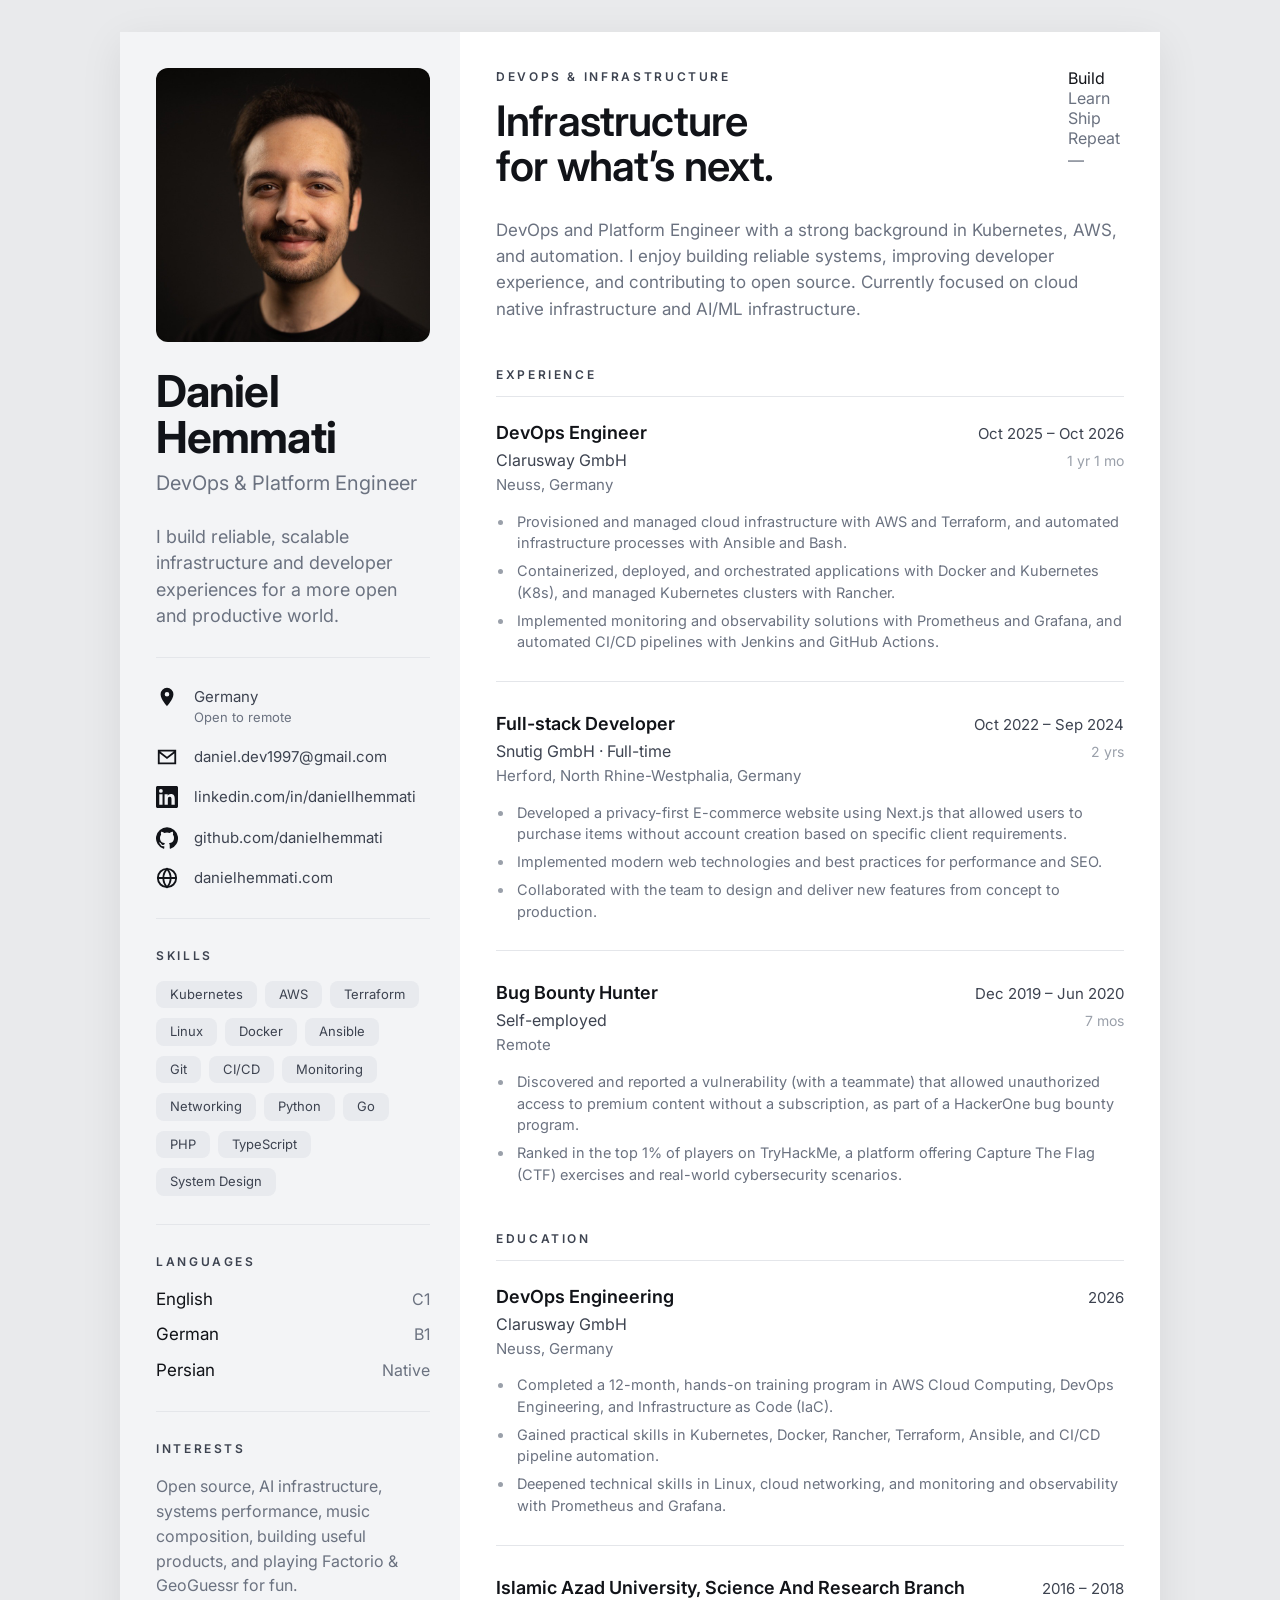
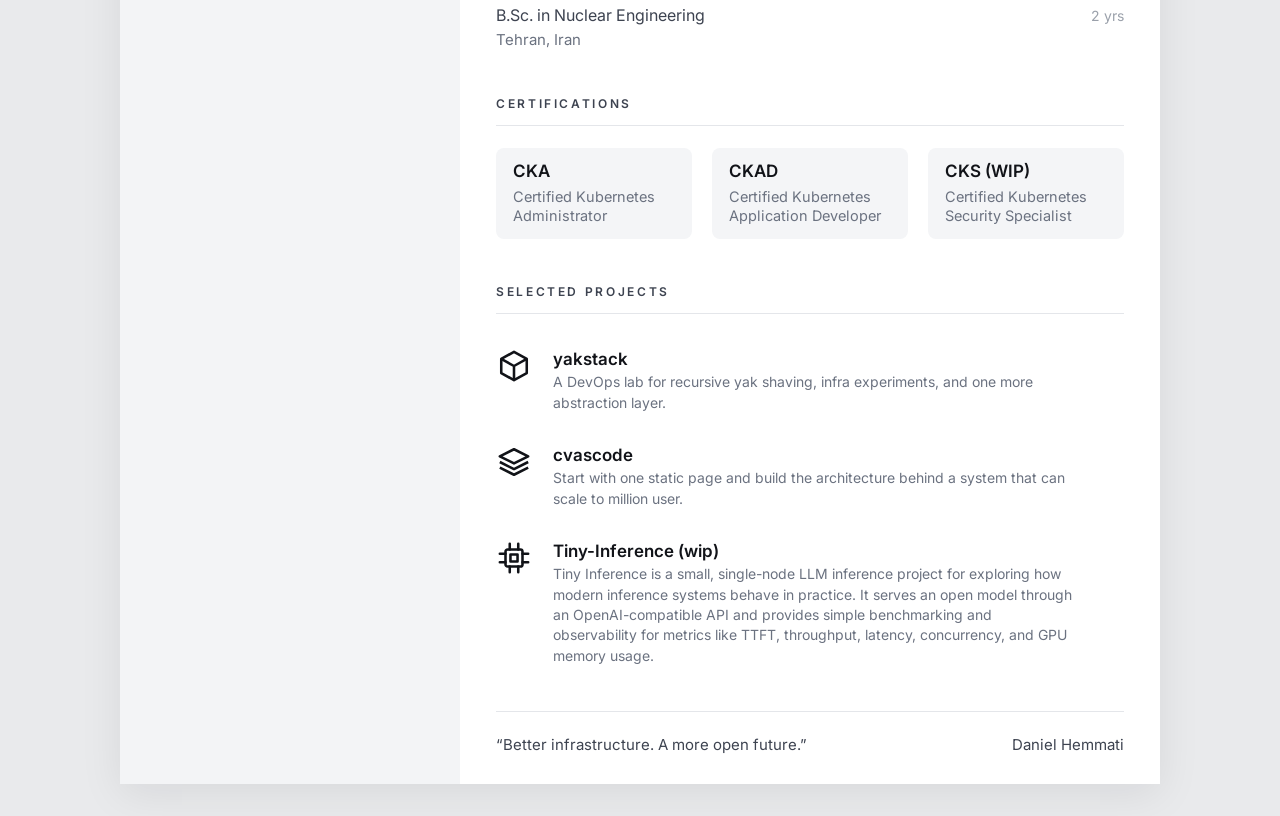
<file: resume-page/index.html>
<!doctype html>
<html lang="en">
  <head>
    <meta charset="utf-8" />
    <meta name="viewport" content="width=device-width, initial-scale=1" />
    <title>Daniel Hemmati — DevOps & Platform Engineer</title>
    <meta
      name="description"
      content="Resume of Daniel Hemmati, DevOps & Platform Engineer."
    />
    <link rel="preconnect" href="https://fonts.googleapis.com" />
    <link rel="preconnect" href="https://fonts.gstatic.com" crossorigin />
    <link
      href="https://fonts.googleapis.com/css2?family=Inter:wght@400;500;600;700&display=swap"
      rel="stylesheet"
    />
    <link rel="stylesheet" href="styles.css" />
  </head>
  <body>
    <main class="resume">
      <!-- Sidebar -->
      <aside class="sidebar">
        <img
          class="avatar"
          src="daniel-profile.jpeg"
          alt="Portrait of Daniel Hemmati"
          width="800"
          height="800"
        />

        <h1 class="name">Daniel<br />Hemmati</h1>
        <p class="role">DevOps &amp; Platform Engineer</p>
        <p class="about">
          I build reliable, scalable infrastructure and developer experiences
          for a more open and productive world.
        </p>

        <hr />

        <ul class="contact">
          <li>
            <svg viewBox="0 0 24 24" aria-hidden="true">
              <path
                fill="currentColor"
                d="M12 2a7 7 0 0 0-7 7c0 5.25 7 13 7 13s7-7.75 7-13a7 7 0 0 0-7-7Zm0 9.5A2.5 2.5 0 1 1 12 6.5a2.5 2.5 0 0 1 0 5Z"
              />
            </svg>
            <span>Germany<small>Open to remote</small></span>
          </li>
          <li>
            <svg viewBox="0 0 24 24" aria-hidden="true">
              <path
                fill="none"
                stroke="currentColor"
                stroke-width="2"
                d="M3 5h18v14H3z M3 6l9 7 9-7"
              />
            </svg>
            <a href="mailto:daniel.dev1997@gmail.com"
              >daniel.dev1997@gmail.com</a
            >
          </li>
          <li>
            <svg viewBox="0 0 24 24" aria-hidden="true">
              <path
                fill="currentColor"
                d="M20.45 20.45h-3.56v-5.57c0-1.33-.02-3.04-1.85-3.04-1.85 0-2.14 1.45-2.14 2.94v5.67H9.35V9h3.41v1.56h.05c.48-.9 1.64-1.85 3.37-1.85 3.6 0 4.27 2.37 4.27 5.46v6.28ZM5.34 7.43a2.06 2.06 0 1 1 0-4.13 2.06 2.06 0 0 1 0 4.13ZM7.12 20.45H3.56V9h3.56v11.45ZM22.22 0H1.77C.79 0 0 .77 0 1.73v20.54C0 23.23.79 24 1.77 24h20.45c.98 0 1.78-.77 1.78-1.73V1.73C24 .77 23.2 0 22.22 0Z"
              />
            </svg>
            <a
              href="https://www.linkedin.com/in/daniellhemmati/"
              target="_blank"
              rel="noopener"
              >linkedin.com/in/daniellhemmati</a
            >
          </li>
          <li>
            <svg viewBox="0 0 24 24" aria-hidden="true">
              <path
                fill="currentColor"
                d="M12 .3a12 12 0 0 0-3.8 23.38c.6.12.83-.26.83-.57v-2.23c-3.34.73-4.04-1.42-4.04-1.42-.55-1.39-1.33-1.76-1.33-1.76-1.09-.74.08-.73.08-.73 1.2.09 1.84 1.24 1.84 1.24 1.07 1.83 2.81 1.3 3.5 1 .1-.78.42-1.3.76-1.6-2.67-.3-5.47-1.33-5.47-5.93 0-1.31.47-2.38 1.24-3.22-.14-.3-.54-1.52.1-3.18 0 0 1-.32 3.3 1.23a11.5 11.5 0 0 1 6 0c2.28-1.55 3.29-1.23 3.29-1.23.64 1.66.24 2.88.12 3.18a4.65 4.65 0 0 1 1.23 3.22c0 4.61-2.8 5.63-5.48 5.92.42.36.81 1.1.81 2.22v3.29c0 .32.21.7.82.58A12 12 0 0 0 12 .3Z"
              />
            </svg>
            <a
              href="https://github.com/danielhemmati"
              target="_blank"
              rel="noopener"
              >github.com/danielhemmati</a
            >
          </li>
          <li>
            <svg viewBox="0 0 24 24" aria-hidden="true">
              <g fill="none" stroke="currentColor" stroke-width="2">
                <circle cx="12" cy="12" r="10" />
                <path
                  d="M2 12h20M12 2c2.8 3 4 6.3 4 10s-1.2 7-4 10c-2.8-3-4-6.3-4-10s1.2-7 4-10Z"
                />
              </g>
            </svg>
            <a href="https://danielhemmati.com" target="_blank" rel="noopener"
              >danielhemmati.com</a
            >
          </li>
        </ul>

        <hr />

        <section>
          <h2 class="label">Skills</h2>
          <ul class="chips">
            <li>Kubernetes</li>
            <li>AWS</li>
            <li>Terraform</li>
            <li>Linux</li>
            <li>Docker</li>
            <li>Ansible</li>
            <li>Git</li>
            <li>CI/CD</li>
            <li>Monitoring</li>
            <li>Networking</li>
            <li>Python</li>
            <li>Go</li>
            <li>PHP</li>
            <li>TypeScript</li>
            <li>System Design</li>
          </ul>
        </section>

        <hr />

        <section>
          <h2 class="label">Languages</h2>
          <dl class="languages">
            <div>
              <dt>English</dt>
              <dd>C1</dd>
            </div>
            <div>
              <dt>German</dt>
              <dd>B1</dd>
            </div>
            <div>
              <dt>Persian</dt>
              <dd>Native</dd>
            </div>
          </dl>
        </section>

        <hr />

        <section>
          <h2 class="label">Interests</h2>
          <p class="muted">
            Open source, AI infrastructure, systems performance, music
            composition, building useful products, and playing Factorio &
            GeoGuessr for fun.
          </p>
        </section>
      </aside>

      <!-- Main content -->
      <div class="content">
        <header class="hero">
          <div>
            <p class="label">DevOps &amp; Infrastructure</p>
            <p class="headline">Infrastructure<br />for what’s next.</p>
          </div>
          <p class="motto" id="motto">
            <span>Build</span><span>Learn</span><span>Ship</span
            ><span>Repeat</span><span class="dash">—</span>
          </p>
        </header>

        <p class="summary">
          DevOps and Platform Engineer with a strong background in Kubernetes,
          AWS, and automation. I enjoy building reliable systems, improving
          developer experience, and contributing to open source. Currently
          focused on cloud native infrastructure and AI/ML infrastructure.
        </p>

        <section>
          <h2 class="label section-title">Experience</h2>

          <article class="job">
            <div class="row">
              <h3>DevOps Engineer</h3>
              <span class="date" data-start="2025-10" data-end="2026-10"
                >Oct 2025 – Oct 2026</span
              >
            </div>
            <div class="row">
              <p class="org">Clarusway GmbH</p>
              <span class="duration"></span>
            </div>
            <p class="place">Neuss, Germany</p>
            <ul class="bullets">
              <li>
                Provisioned and managed cloud infrastructure with AWS and
                Terraform, and automated infrastructure processes with Ansible
                and Bash.
              </li>
              <li>
                Containerized, deployed, and orchestrated applications with
                Docker and Kubernetes (K8s), and managed Kubernetes clusters
                with Rancher.
              </li>
              <li>
                Implemented monitoring and observability solutions with
                Prometheus and Grafana, and automated CI/CD pipelines with
                Jenkins and GitHub Actions.
              </li>
            </ul>
          </article>

          <article class="job">
            <div class="row">
              <h3>Full-stack Developer</h3>
              <span class="date" data-start="2022-10" data-end="2024-09"
                >Oct 2022 – Sep 2024</span
              >
            </div>
            <div class="row">
              <p class="org">Snutig GmbH · Full-time</p>
              <span class="duration"></span>
            </div>
            <p class="place">Herford, North Rhine-Westphalia, Germany</p>
            <ul class="bullets">
              <li>
                Developed a privacy-first E-commerce website using Next.js that
                allowed users to purchase items without account creation based
                on specific client requirements.
              </li>
              <li>
                Implemented modern web technologies and best practices for
                performance and SEO.
              </li>
              <li>
                Collaborated with the team to design and deliver new features
                from concept to production.
              </li>
            </ul>
          </article>

          <article class="job">
            <div class="row">
              <h3>Bug Bounty Hunter</h3>
              <span class="date" data-start="2019-12" data-end="2020-06"
                >Dec 2019 – Jun 2020</span
              >
            </div>
            <div class="row">
              <p class="org">Self-employed</p>
              <span class="duration"></span>
            </div>
            <p class="place">Remote</p>
            <ul class="bullets">
              <li>
                Discovered and reported a vulnerability (with a teammate) that
                allowed unauthorized access to premium content without a
                subscription, as part of a HackerOne bug bounty program.
              </li>
              <li>
                Ranked in the top 1% of players on TryHackMe, a platform
                offering Capture The Flag (CTF) exercises and real-world
                cybersecurity scenarios.
              </li>
            </ul>
          </article>
        </section>

        <section>
          <h2 class="label section-title">Education</h2>
          <article class="edu">
            <div class="row">
              <h3>DevOps Engineering</h3>
              <span class="date">2026</span>
            </div>
            <p class="org muted">Clarusway GmbH</p>
            <p class="place">Neuss, Germany</p>
            <ul class="bullets">
              <li>
                Completed a 12-month, hands-on training program in AWS Cloud
                Computing, DevOps Engineering, and Infrastructure as Code (IaC).
              </li>
              <li>
                Gained practical skills in Kubernetes, Docker, Rancher,
                Terraform, Ansible, and CI/CD pipeline automation.
              </li>
              <li>
                Deepened technical skills in Linux, cloud networking, and
                monitoring and observability with Prometheus and Grafana.
              </li>
            </ul>
          </article>

          <article class="edu">
            <div class="row">
              <h3>Islamic Azad University, Science And Research Branch</h3>
              <span class="date" data-start="2016-09" data-end="2018-08"
                >2016 – 2018</span
              >
            </div>
            <div class="row">
              <p class="org muted">B.Sc. in Nuclear Engineering</p>
              <span class="duration"></span>
            </div>
            <p class="place">Tehran, Iran</p>
          </article>
        </section>

        <section>
          <h2 class="label section-title">Certifications</h2>
          <ul class="certs">
            <li>
              <a
                class="cert-link"
                href="https://www.credly.com/badges/ec89b930-ebf4-4c42-88ed-32e89b067497/linked_in_profile"
                target="_blank"
                rel="noopener"
                ><strong>CKA</strong
                ><span>Certified Kubernetes Administrator</span></a
              >
            </li>
            <li>
              <a
                class="cert-link"
                href="https://www.credly.com/badges/91380db3-6f1d-45b6-a422-765b7f2ca0af/linked_in_profile"
                target="_blank"
                rel="noopener"
                ><strong>CKAD</strong
                ><span>Certified Kubernetes Application Developer</span></a
              >
            </li>
            <li>
              <strong>CKS (WIP)</strong
              ><span>Certified Kubernetes Security Specialist</span>
            </li>
          </ul>
        </section>

        <section>
          <h2 class="label section-title">Selected Projects</h2>
          <ul class="projects">
            <li>
              <a
                class="project"
                href="https://github.com/DanielHemmati/yakstack"
                target="_blank"
                rel="noopener"
                aria-label="yakstack on GitHub (opens in a new tab)"
              >
                <svg class="proj-icon" viewBox="0 0 24 24" aria-hidden="true">
                  <g
                    fill="none"
                    stroke="currentColor"
                    stroke-width="1.8"
                    stroke-linejoin="round"
                  >
                    <path d="M12 2 21 7v10l-9 5-9-5V7z" />
                    <path d="M3 7l9 5 9-5M12 12v10" />
                  </g>
                </svg>
                <div>
                  <h3>yakstack</h3>
                  <p>
                    A DevOps lab for recursive yak shaving, infra experiments,
                    and one more abstraction layer.
                  </p>
                </div>
                <svg class="proj-arrow" viewBox="0 0 24 24" aria-hidden="true">
                  <path
                    fill="none"
                    stroke="currentColor"
                    stroke-width="2"
                    stroke-linecap="round"
                    stroke-linejoin="round"
                    d="M7 17 17 7M8 7h9v9"
                  />
                </svg>
              </a>
            </li>
            <li>
              <a
                class="project"
                href="https://github.com/DanielHemmati/CVAsCode"
                target="_blank"
                rel="noopener"
                aria-label="cvascode on GitHub (opens in a new tab)"
              >
                <svg class="proj-icon" viewBox="0 0 24 24" aria-hidden="true">
                  <g
                    fill="none"
                    stroke="currentColor"
                    stroke-width="1.8"
                    stroke-linejoin="round"
                  >
                    <path d="M12 3 22 8l-10 5L2 8z" />
                    <path d="M2 12l10 5 10-5M2 16l10 5 10-5" />
                  </g>
                </svg>
                <div>
                  <h3>cvascode</h3>
                  <p>
                    Start with one static page and build the architecture behind
                    a system that can scale to million user.
                  </p>
                </div>
                <svg class="proj-arrow" viewBox="0 0 24 24" aria-hidden="true">
                  <path
                    fill="none"
                    stroke="currentColor"
                    stroke-width="2"
                    stroke-linecap="round"
                    stroke-linejoin="round"
                    d="M7 17 17 7M8 7h9v9"
                  />
                </svg>
              </a>
            </li>
            <li>
              <a
                class="project"
                href="https://github.com/danielHemmati/tiny-inference"
                target="_blank"
                rel="noopener"
                aria-label="Tiny-Inference on GitHub (opens in a new tab)"
              >
                <svg class="proj-icon" viewBox="0 0 24 24" aria-hidden="true">
                  <g
                    fill="none"
                    stroke="currentColor"
                    stroke-width="1.8"
                    stroke-linejoin="round"
                    stroke-linecap="round"
                  >
                    <rect x="6" y="6" width="12" height="12" rx="1.5" />
                    <path
                      d="M9.5 9.5h5v5h-5zM9 2v4M15 2v4M9 18v4M15 18v4M2 9h4M2 15h4M18 9h4M18 15h4"
                    />
                  </g>
                </svg>
                <div>
                  <h3>Tiny-Inference (wip)</h3>
                  <p>
                    Tiny Inference is a small, single-node LLM inference project
                    for exploring how modern inference systems behave in
                    practice. It serves an open model through an
                    OpenAI-compatible API and provides simple benchmarking and
                    observability for metrics like TTFT, throughput, latency,
                    concurrency, and GPU memory usage.
                  </p>
                </div>
                <svg class="proj-arrow" viewBox="0 0 24 24" aria-hidden="true">
                  <path
                    fill="none"
                    stroke="currentColor"
                    stroke-width="2"
                    stroke-linecap="round"
                    stroke-linejoin="round"
                    d="M7 17 17 7M8 7h9v9"
                  />
                </svg>
              </a>
            </li>
          </ul>
        </section>

        <footer class="footer">
          <p>“Better infrastructure. A more open future.”</p>
          <p>Daniel Hemmati</p>
        </footer>
      </div>
    </main>

    <script src="script.js"></script>
  </body>
</html>
</file>
<file: resume-page/styles.css>
:root {
  --ink: #111318;
  --text: #3d4350;
  --muted: #6b7280;
  --faint: #9aa0aa;
  --line: #e4e6ea;
  --sidebar: #f3f4f6;
  --chip: #e8eaee;
  --card: #f4f5f7;
  --page: #ffffff;
  --ground: #e9eaec;
  --font: "Inter", -apple-system, BlinkMacSystemFont, "Segoe UI", Roboto, Helvetica, Arial, sans-serif;
}

*,
*::before,
*::after { box-sizing: border-box; }

html { -webkit-text-size-adjust: 100%; }

body {
  margin: 0;
  padding: 32px 16px;
  background: var(--ground);
  color: var(--text);
  font-family: var(--font);
  font-size: 15px;
  line-height: 1.5;
  -webkit-font-smoothing: antialiased;
}

h1, h2, h3, p, ul, dl, dd { margin: 0; padding: 0; }
ul { list-style: none; }
a { color: inherit; text-decoration: none; }
a:hover { color: var(--ink); text-decoration: underline; text-underline-offset: 2px; }
hr { border: 0; border-top: 1px solid var(--line); margin: 28px 0; }

.muted { color: var(--muted); }

/* ---------- Layout ---------- */
.resume {
  display: grid;
  grid-template-columns: 340px 1fr;
  max-width: 1040px;
  margin: 0 auto;
  background: var(--page);
  box-shadow: 0 10px 40px rgba(17, 19, 24, 0.08);
}

.sidebar {
  background: var(--sidebar);
  padding: 36px 30px 40px 36px;
}

.content {
  padding: 36px 36px 28px 36px;
  display: flex;
  flex-direction: column;
}

/* ---------- Shared ---------- */
.label {
  font-size: 12px;
  font-weight: 600;
  letter-spacing: 0.22em;
  text-transform: uppercase;
  color: var(--text);
}

.section-title {
  margin-top: 44px;
  padding-bottom: 12px;
  border-bottom: 1px solid var(--line);
  margin-bottom: 22px;
}

.row {
  display: flex;
  justify-content: space-between;
  align-items: baseline;
  gap: 16px;
}

/* ---------- Sidebar ---------- */
.avatar {
  display: block;
  width: 100%;
  aspect-ratio: 1 / 1;
  object-fit: cover;
  border-radius: 12px;
  height: auto;
}

.name {
  margin-top: 26px;
  font-size: 44px;
  line-height: 1.05;
  font-weight: 700;
  letter-spacing: -0.02em;
  color: var(--ink);
}

.role {
  margin-top: 8px;
  font-size: 20px;
  color: var(--muted);
}

.about {
  margin-top: 26px;
  font-size: 18px;
  line-height: 1.45;
  color: var(--muted);
}

.contact { display: grid; gap: 18px; }
.contact li {
  display: flex;
  align-items: flex-start;
  gap: 16px;
  font-size: 15px;
  color: var(--text);
  overflow-wrap: anywhere;
}
.contact svg {
  flex: none;
  width: 22px;
  height: 22px;
  color: var(--ink);
}
.contact small {
  display: block;
  font-size: 13px;
  color: var(--muted);
}

.sidebar .label { margin-bottom: 16px; }

.chips {
  display: flex;
  flex-wrap: wrap;
  gap: 10px 8px;
}
.chips li {
  background: var(--chip);
  border-radius: 8px;
  padding: 4px 14px;
  font-size: 13px;
  color: var(--text);
}

.languages { display: grid; gap: 10px; }
.languages div { display: flex; justify-content: space-between; }
.languages dt { color: var(--ink); font-size: 17px; }
.languages dd { color: var(--muted); font-size: 16px; }

.sidebar p.muted { font-size: 16px; line-height: 1.55; }

/* ---------- Main ---------- */
.hero {
  display: flex;
  justify-content: space-between;
  gap: 24px;
}
.headline {
  margin-top: 12px;
  font-size: 42px;
  line-height: 1.08;
  font-weight: 600;
  letter-spacing: -0.02em;
  color: var(--ink);
}
.motto {
  display: flex;
  flex-direction: column;
  font-size: 16px;
  line-height: 1.25;
  color: var(--muted);
  padding-right: 4px;
}
.motto span { transition: color 0.3s ease; }
.motto span.is-active { color: var(--ink); }
.motto .dash { margin-top: 2px; }

.summary {
  margin-top: 28px;
  font-size: 17px;
  line-height: 1.55;
  color: var(--muted);
}

.job + .job,
.edu + .edu {
  margin-top: 28px;
  padding-top: 28px;
  border-top: 1px solid var(--line);
}

.job h3,
.edu h3 {
  font-size: 18px;
  font-weight: 600;
  color: var(--ink);
}
.date { font-size: 15px; color: var(--text); white-space: nowrap; }
.duration { font-size: 14px; color: var(--faint); white-space: nowrap; }
.org { margin-top: 2px; font-size: 16px; color: var(--text); }
.place { margin-top: 2px; font-size: 15px; color: var(--muted); }

.bullets {
  margin-top: 14px;
  display: grid;
  gap: 6px;
}
.bullets li {
  position: relative;
  padding-left: 21px;
  font-size: 14.5px;
  line-height: 1.5;
  color: var(--muted);
}
.bullets li::before {
  content: "";
  position: absolute;
  left: 2px;
  top: 0.62em;
  width: 5px;
  height: 5px;
  border-radius: 50%;
  background: var(--faint);
}

.certs {
  display: grid;
  grid-template-columns: repeat(3, 1fr);
  gap: 20px;
}
.certs li {
  background: var(--card);
  border: 1px solid transparent;
  border-radius: 8px;
  padding: 10px 16px 12px;
}
.certs li:has(.cert-link) {
  padding: 0;
  transition: background-color 0.2s ease, border-color 0.2s ease, transform 0.2s ease, box-shadow 0.2s ease;
}
.cert-link {
  display: block;
  height: 100%;
  padding: 10px 16px 12px;
  border-radius: inherit;
}
.cert-link:hover { text-decoration: none; }
.certs li:has(.cert-link:hover),
.certs li:has(.cert-link:focus-visible) {
  background: #eceef2;
  border-color: #d5d8de;
  transform: translateY(-2px);
  box-shadow: 0 6px 16px rgba(17, 19, 24, 0.08);
}
.cert-link:focus-visible { outline: 2px solid var(--ink); outline-offset: 2px; }
.certs strong {
  display: block;
  font-size: 17px;
  font-weight: 600;
  color: var(--ink);
}
.certs span {
  display: block;
  margin-top: 2px;
  font-size: 14.5px;
  line-height: 1.35;
  color: var(--muted);
}

.projects { display: grid; gap: 8px; }
.project {
  display: grid;
  grid-template-columns: 34px 1fr 20px;
  gap: 22px;
  align-items: start;
  margin: 0 -14px;
  padding: 10px 14px;
  border: 1px solid transparent;
  border-radius: 10px;
  color: inherit;
}
a.project {
  transition: background-color 0.2s ease, border-color 0.2s ease, box-shadow 0.2s ease, transform 0.2s ease;
}
a.project:hover,
a.project:focus-visible {
  text-decoration: none;
  background: var(--card);
  border-color: var(--line);
  box-shadow: 0 6px 16px rgba(17, 19, 24, 0.06);
  transform: translateY(-2px);
}
a.project:focus-visible { outline: 2px solid var(--ink); outline-offset: 2px; }
a.project:hover h3,
a.project:focus-visible h3 { text-decoration: underline; text-underline-offset: 3px; }
.proj-icon { width: 34px; height: 34px; color: var(--ink); margin-top: 2px; }
.projects h3 { font-size: 17px; font-weight: 600; color: var(--ink); }
.projects p { font-size: 14px; line-height: 1.45; color: var(--muted); max-width: 520px; }
.proj-arrow {
  width: 20px;
  height: 20px;
  margin-top: 4px;
  color: var(--ink);
  opacity: 0;
  transform: translate(-4px, 4px);
  transition: opacity 0.2s ease, transform 0.2s ease;
}
a.project:hover .proj-arrow,
a.project:focus-visible .proj-arrow { opacity: 1; transform: none; }
/* Touch screens have no hover, so always show the arrow there. */
@media (hover: none) {
  .proj-arrow { opacity: 0.6; transform: none; }
}

.footer {
  margin-top: 34px;
  padding-top: 22px;
  border-top: 1px solid var(--line);
  display: flex;
  justify-content: space-between;
  gap: 16px;
  font-size: 15px;
  color: var(--text);
}

/* ---------- Responsive ---------- */
@media (max-width: 900px) {
  .resume { grid-template-columns: 1fr; }
  .sidebar { padding: 28px 24px; }
  .avatar { max-width: 280px; }
  .content { padding: 28px 24px; }
  .certs { grid-template-columns: 1fr; gap: 12px; }
}

@media (max-width: 560px) {
  body { padding: 0; }
  .name { font-size: 36px; }
  .headline { font-size: 32px; }
  .motto { display: none; }
  .row { flex-wrap: wrap; row-gap: 0; }
  .project { grid-template-columns: 28px 1fr 20px; gap: 14px; }
  .proj-icon { width: 28px; height: 28px; }
  .footer { flex-direction: column; gap: 4px; }
}

/* ---------- Print ---------- */
@page { size: A4; margin: 0; }

@media print {
  body { background: #fff; padding: 0; font-size: 13px; }
  .proj-arrow { display: none; }
  .resume { box-shadow: none; max-width: none; }
  .motto span.is-active { color: var(--muted); }
  * { -webkit-print-color-adjust: exact; print-color-adjust: exact; }
}

/* ---------- Reduced motion ---------- */
@media (prefers-reduced-motion: reduce) {
  .certs li:has(.cert-link),
  a.project,
  .proj-arrow { transition: none; }
  .certs li:has(.cert-link:hover),
  a.project:hover,
  a.project:focus-visible,
  .proj-arrow { transform: none; }
}
</file>
